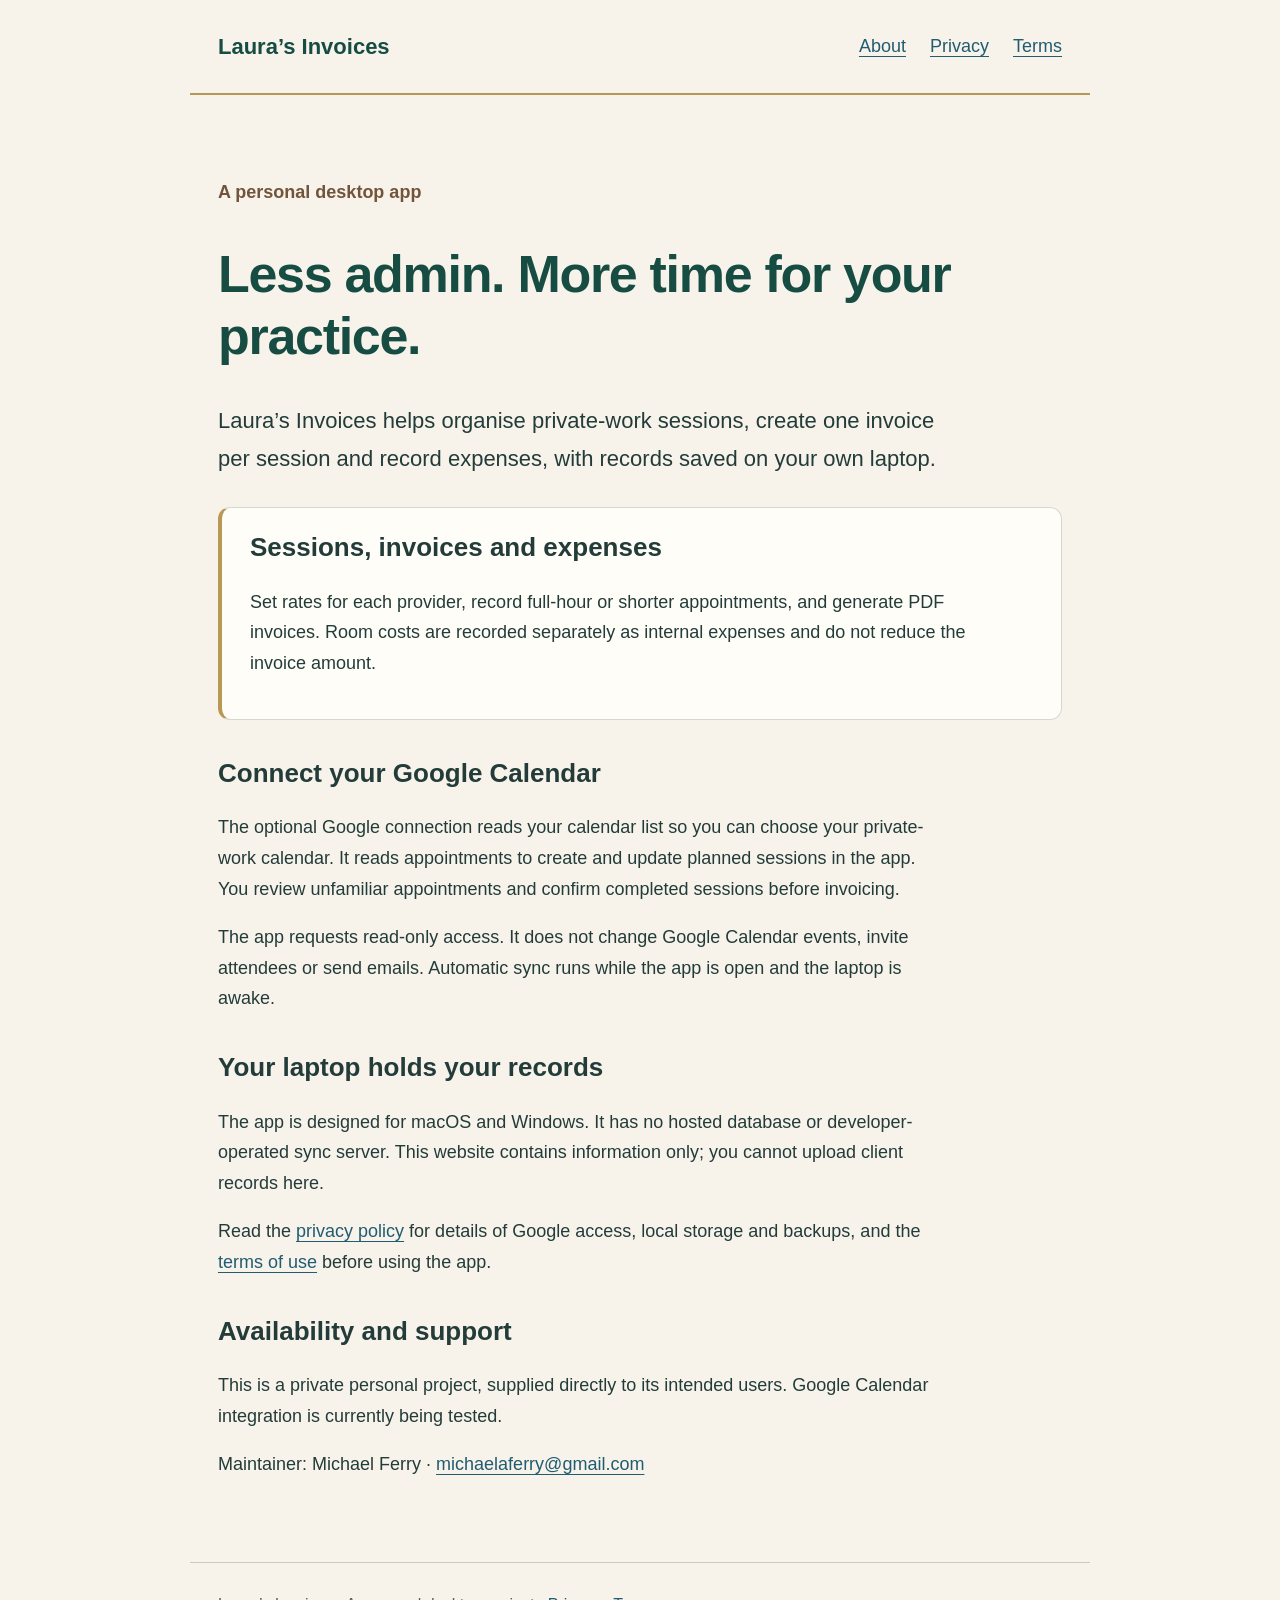
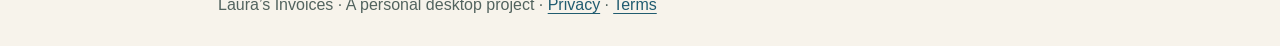
<file: index.html>
<!doctype html><html lang="en"><head><meta charset="utf-8"><meta name="viewport" content="width=device-width,initial-scale=1"><meta name="description" content="Information, privacy and terms for Laura’s Invoices, a local private-practice administration app."><title>Laura’s Invoices — private practice administration</title><link rel="stylesheet" href="style.css"></head><body><header><a class="brand" href="index.html">Laura’s Invoices</a><nav aria-label="Main navigation"><a href="index.html">About</a><a href="privacy.html">Privacy</a><a href="terms.html">Terms</a></nav></header><main><p class="eyebrow">A personal desktop app</p><h1>Less admin. More time for your practice.</h1><p class="intro">Laura’s Invoices helps organise private-work sessions, create one invoice per session and record expenses, with records saved on your own laptop.</p><section class="card"><h2>Sessions, invoices and expenses</h2><p>Set rates for each provider, record full-hour or shorter appointments, and generate PDF invoices. Room costs are recorded separately as internal expenses and do not reduce the invoice amount.</p></section><h2>Connect your Google Calendar</h2><p>The optional Google connection reads your calendar list so you can choose your private-work calendar. It reads appointments to create and update planned sessions in the app. You review unfamiliar appointments and confirm completed sessions before invoicing.</p><p>The app requests read-only access. It does not change Google Calendar events, invite attendees or send emails. Automatic sync runs while the app is open and the laptop is awake.</p><h2>Your laptop holds your records</h2><p>The app is designed for macOS and Windows. It has no hosted database or developer-operated sync server. This website contains information only; you cannot upload client records here.</p><p>Read the <a href="privacy.html">privacy policy</a> for details of Google access, local storage and backups, and the <a href="terms.html">terms of use</a> before using the app.</p><h2>Availability and support</h2><p>This is a private personal project, supplied directly to its intended users. Google Calendar integration is currently being tested.</p><p>Maintainer: Michael Ferry · <a href="mailto:michaelaferry@gmail.com">michaelaferry@gmail.com</a></p></main><footer>Laura’s Invoices · A personal desktop project · <a href="privacy.html">Privacy</a> · <a href="terms.html">Terms</a></footer></body></html>
</file>
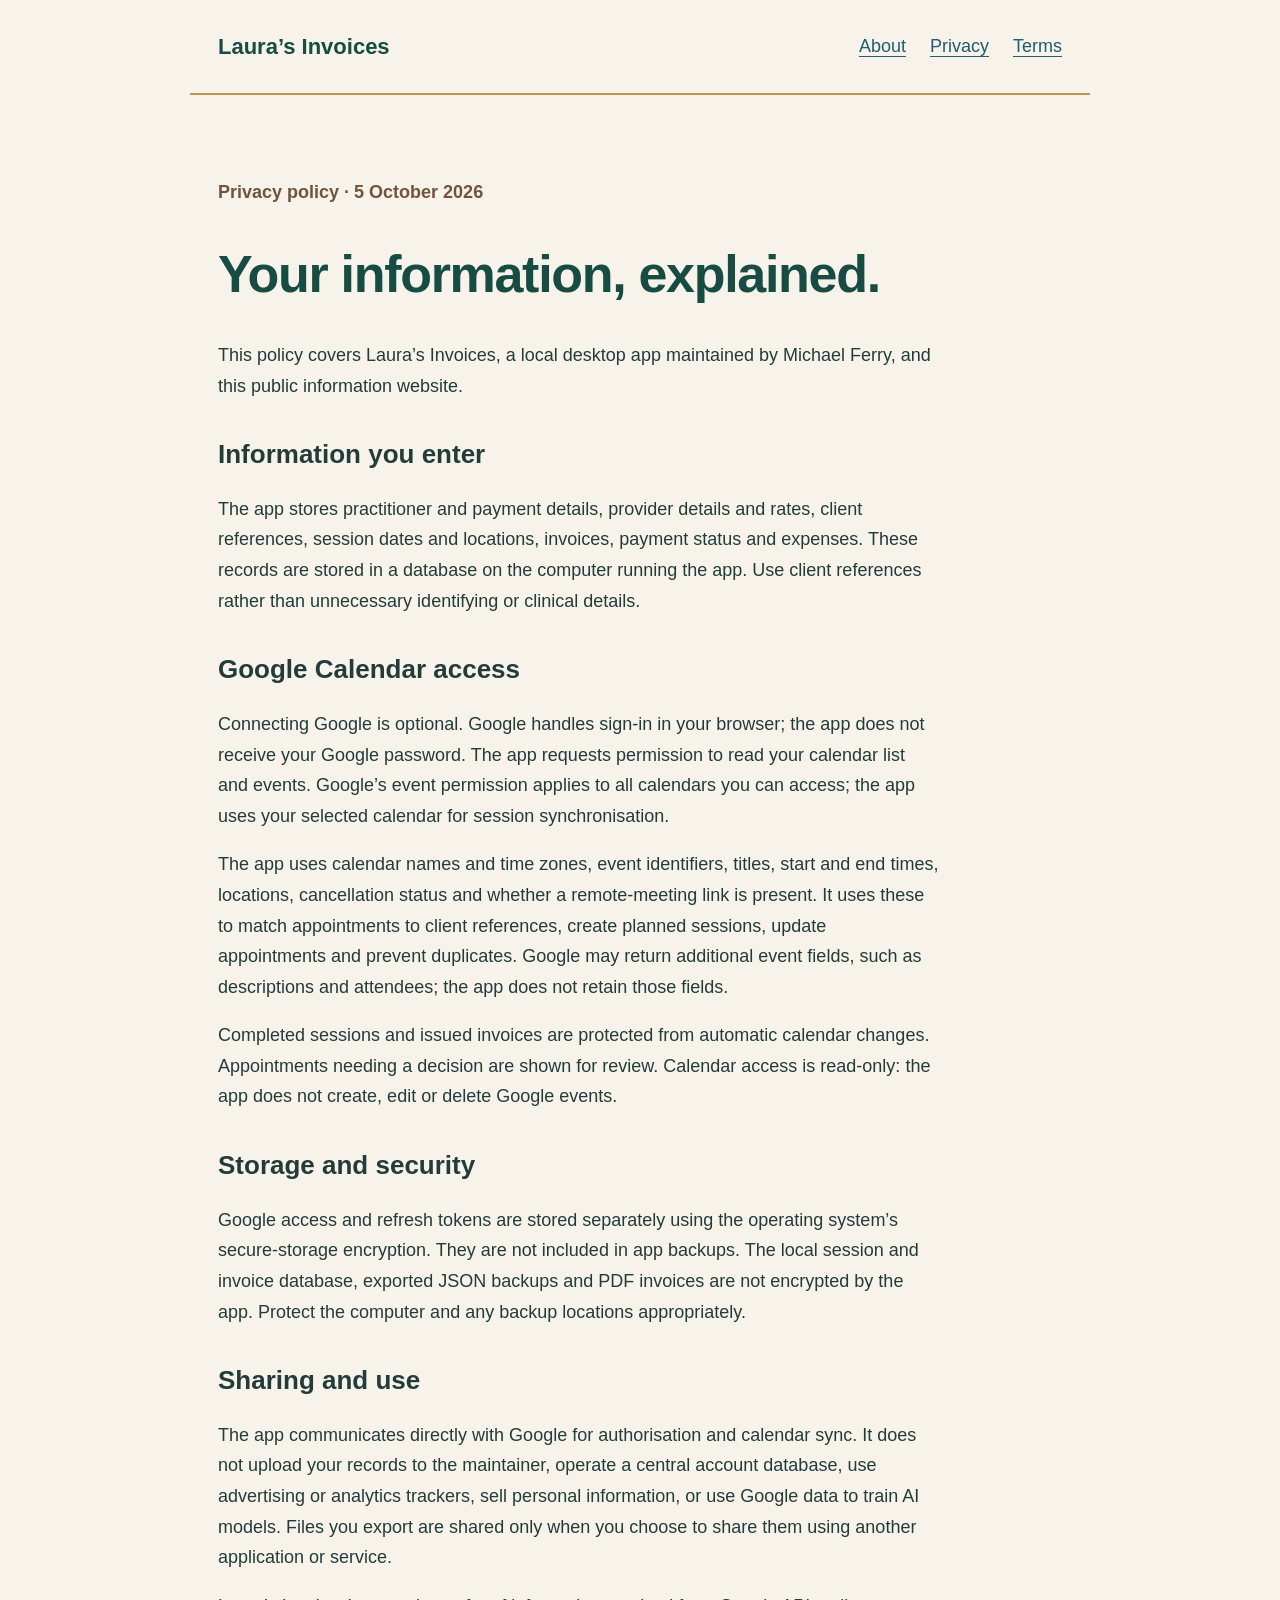
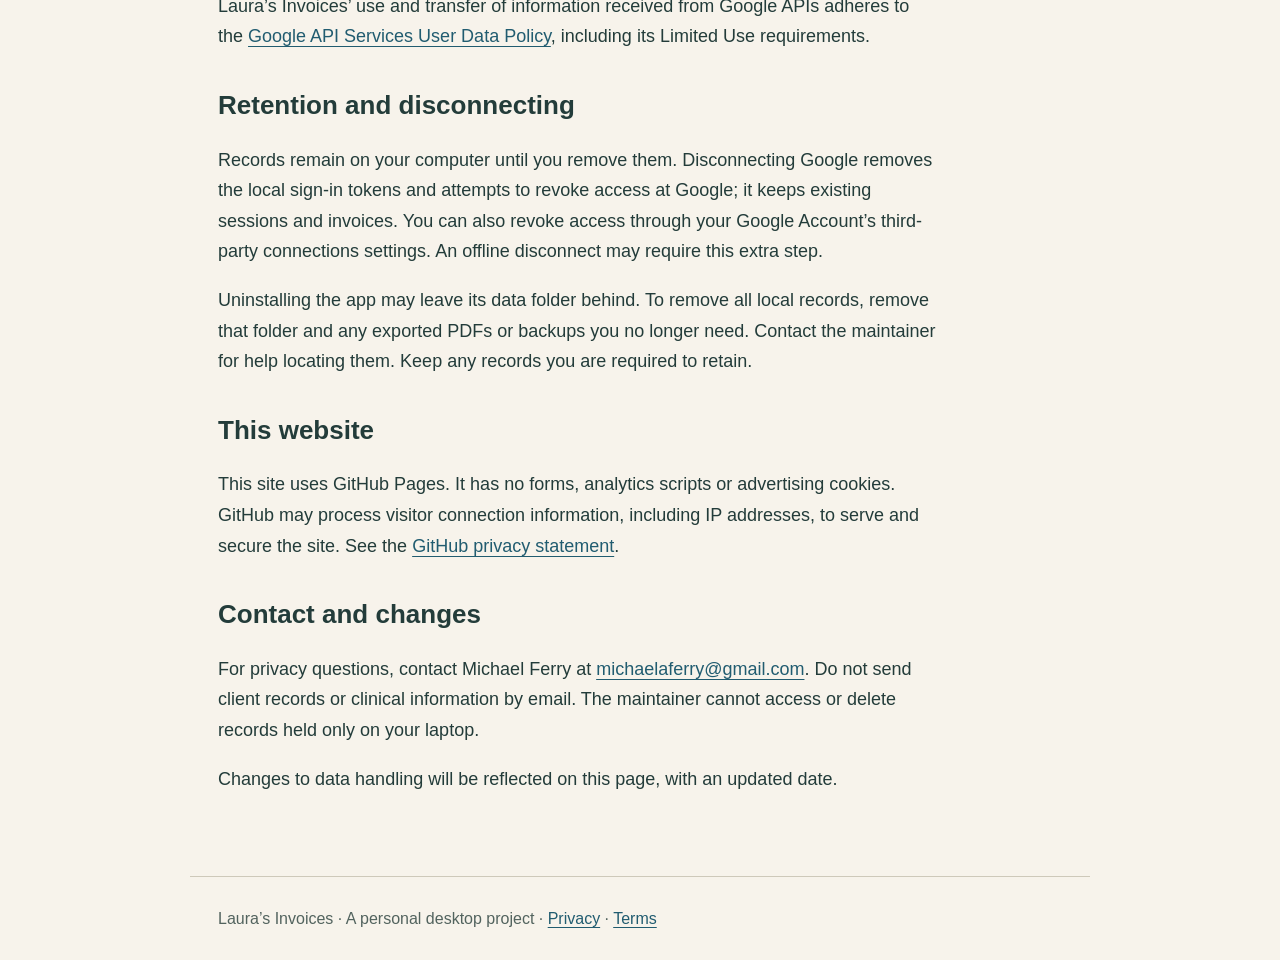
<file: privacy.html>
<!doctype html><html lang="en"><head><meta charset="utf-8"><meta name="viewport" content="width=device-width,initial-scale=1"><meta name="description" content="Information, privacy and terms for Laura’s Invoices, a local private-practice administration app."><title>Privacy — Laura’s Invoices</title><link rel="stylesheet" href="style.css"></head><body><header><a class="brand" href="index.html">Laura’s Invoices</a><nav aria-label="Main navigation"><a href="index.html">About</a><a href="privacy.html">Privacy</a><a href="terms.html">Terms</a></nav></header><main><p class="eyebrow">Privacy policy · 5 October 2026</p><h1>Your information, explained.</h1><p>This policy covers Laura’s Invoices, a local desktop app maintained by Michael Ferry, and this public information website.</p><h2>Information you enter</h2><p>The app stores practitioner and payment details, provider details and rates, client references, session dates and locations, invoices, payment status and expenses. These records are stored in a database on the computer running the app. Use client references rather than unnecessary identifying or clinical details.</p><h2>Google Calendar access</h2><p>Connecting Google is optional. Google handles sign-in in your browser; the app does not receive your Google password. The app requests permission to read your calendar list and events. Google’s event permission applies to all calendars you can access; the app uses your selected calendar for session synchronisation.</p><p>The app uses calendar names and time zones, event identifiers, titles, start and end times, locations, cancellation status and whether a remote-meeting link is present. It uses these to match appointments to client references, create planned sessions, update appointments and prevent duplicates. Google may return additional event fields, such as descriptions and attendees; the app does not retain those fields.</p><p>Completed sessions and issued invoices are protected from automatic calendar changes. Appointments needing a decision are shown for review. Calendar access is read-only: the app does not create, edit or delete Google events.</p><h2>Storage and security</h2><p>Google access and refresh tokens are stored separately using the operating system’s secure-storage encryption. They are not included in app backups. The local session and invoice database, exported JSON backups and PDF invoices are not encrypted by the app. Protect the computer and any backup locations appropriately.</p><h2>Sharing and use</h2><p>The app communicates directly with Google for authorisation and calendar sync. It does not upload your records to the maintainer, operate a central account database, use advertising or analytics trackers, sell personal information, or use Google data to train AI models. Files you export are shared only when you choose to share them using another application or service.</p><p>Laura’s Invoices’ use and transfer of information received from Google APIs adheres to the <a href="https://developers.google.com/terms/api-services-user-data-policy">Google API Services User Data Policy</a>, including its Limited Use requirements.</p><h2>Retention and disconnecting</h2><p>Records remain on your computer until you remove them. Disconnecting Google removes the local sign-in tokens and attempts to revoke access at Google; it keeps existing sessions and invoices. You can also revoke access through your Google Account’s third-party connections settings. An offline disconnect may require this extra step.</p><p>Uninstalling the app may leave its data folder behind. To remove all local records, remove that folder and any exported PDFs or backups you no longer need. Contact the maintainer for help locating them. Keep any records you are required to retain.</p><h2>This website</h2><p>This site uses GitHub Pages. It has no forms, analytics scripts or advertising cookies. GitHub may process visitor connection information, including IP addresses, to serve and secure the site. See the <a href="https://docs.github.com/en/site-policy/privacy-policies/github-general-privacy-statement">GitHub privacy statement</a>.</p><h2>Contact and changes</h2><p>For privacy questions, contact Michael Ferry at <a href="mailto:michaelaferry@gmail.com">michaelaferry@gmail.com</a>. Do not send client records or clinical information by email. The maintainer cannot access or delete records held only on your laptop.</p><p>Changes to data handling will be reflected on this page, with an updated date.</p></main><footer>Laura’s Invoices · A personal desktop project · <a href="privacy.html">Privacy</a> · <a href="terms.html">Terms</a></footer></body></html>
</file>
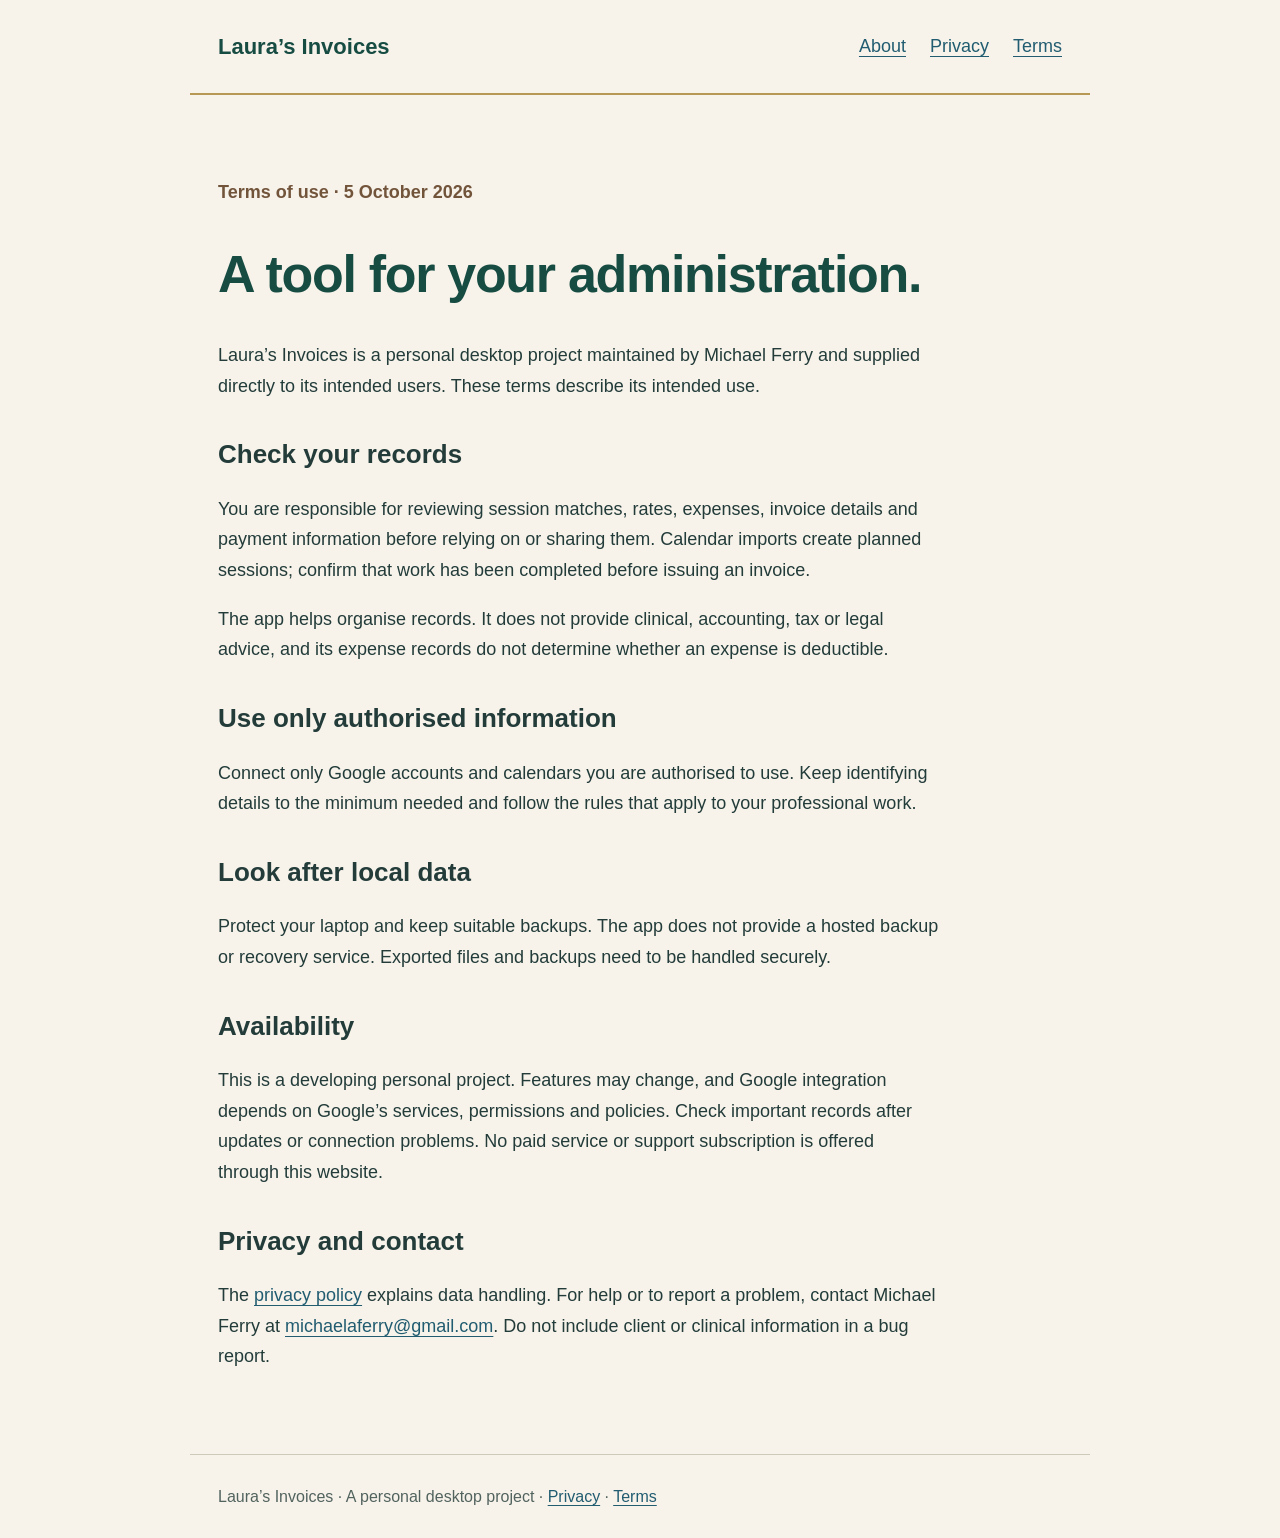
<file: terms.html>
<!doctype html><html lang="en"><head><meta charset="utf-8"><meta name="viewport" content="width=device-width,initial-scale=1"><meta name="description" content="Information, privacy and terms for Laura’s Invoices, a local private-practice administration app."><title>Terms — Laura’s Invoices</title><link rel="stylesheet" href="style.css"></head><body><header><a class="brand" href="index.html">Laura’s Invoices</a><nav aria-label="Main navigation"><a href="index.html">About</a><a href="privacy.html">Privacy</a><a href="terms.html">Terms</a></nav></header><main><p class="eyebrow">Terms of use · 5 October 2026</p><h1>A tool for your administration.</h1><p>Laura’s Invoices is a personal desktop project maintained by Michael Ferry and supplied directly to its intended users. These terms describe its intended use.</p><h2>Check your records</h2><p>You are responsible for reviewing session matches, rates, expenses, invoice details and payment information before relying on or sharing them. Calendar imports create planned sessions; confirm that work has been completed before issuing an invoice.</p><p>The app helps organise records. It does not provide clinical, accounting, tax or legal advice, and its expense records do not determine whether an expense is deductible.</p><h2>Use only authorised information</h2><p>Connect only Google accounts and calendars you are authorised to use. Keep identifying details to the minimum needed and follow the rules that apply to your professional work.</p><h2>Look after local data</h2><p>Protect your laptop and keep suitable backups. The app does not provide a hosted backup or recovery service. Exported files and backups need to be handled securely.</p><h2>Availability</h2><p>This is a developing personal project. Features may change, and Google integration depends on Google’s services, permissions and policies. Check important records after updates or connection problems. No paid service or support subscription is offered through this website.</p><h2>Privacy and contact</h2><p>The <a href="privacy.html">privacy policy</a> explains data handling. For help or to report a problem, contact Michael Ferry at <a href="mailto:michaelaferry@gmail.com">michaelaferry@gmail.com</a>. Do not include client or clinical information in a bug report.</p></main><footer>Laura’s Invoices · A personal desktop project · <a href="privacy.html">Privacy</a> · <a href="terms.html">Terms</a></footer></body></html>
</file>
<file: style.css>
*{box-sizing:border-box}body{margin:0;background:#f7f3eb;color:#233c3a;font:18px/1.7 Arial,sans-serif}a{color:#215c70;text-underline-offset:.2em}a:focus-visible{outline:3px solid #80509a;outline-offset:5px}header,main,footer{max-width:900px;margin:auto;padding:28px}header{display:flex;align-items:center;justify-content:space-between;gap:24px;border-bottom:2px solid #b79855}.brand{font-size:22px;font-weight:bold;color:#174c43;text-decoration:none}nav{display:flex;gap:24px;flex-wrap:wrap}main{padding-top:64px;padding-bottom:64px}h1{font-size:clamp(32px,6vw,52px);line-height:1.2;letter-spacing:-.025em;max-width:760px;color:#174c43}h2{font-size:26px;line-height:1.35;margin-top:36px}p,li{max-width:72ch}.eyebrow{color:#72543b;font-weight:bold}.intro{font-size:22px;max-width:60ch}.card{background:#fffdf7;border:1px solid #d5d8cc;border-left:4px solid #b79855;border-radius:12px;padding:22px 28px;margin:30px 0}.card h2{margin-top:0}footer{border-top:1px solid #cec9ba;font-size:16px;color:#52635e}small{font-size:16px}@media(max-width:650px){header{align-items:flex-start;flex-direction:column}header,main,footer{padding:24px}main{padding-top:32px}nav{gap:20px}}
</file>
